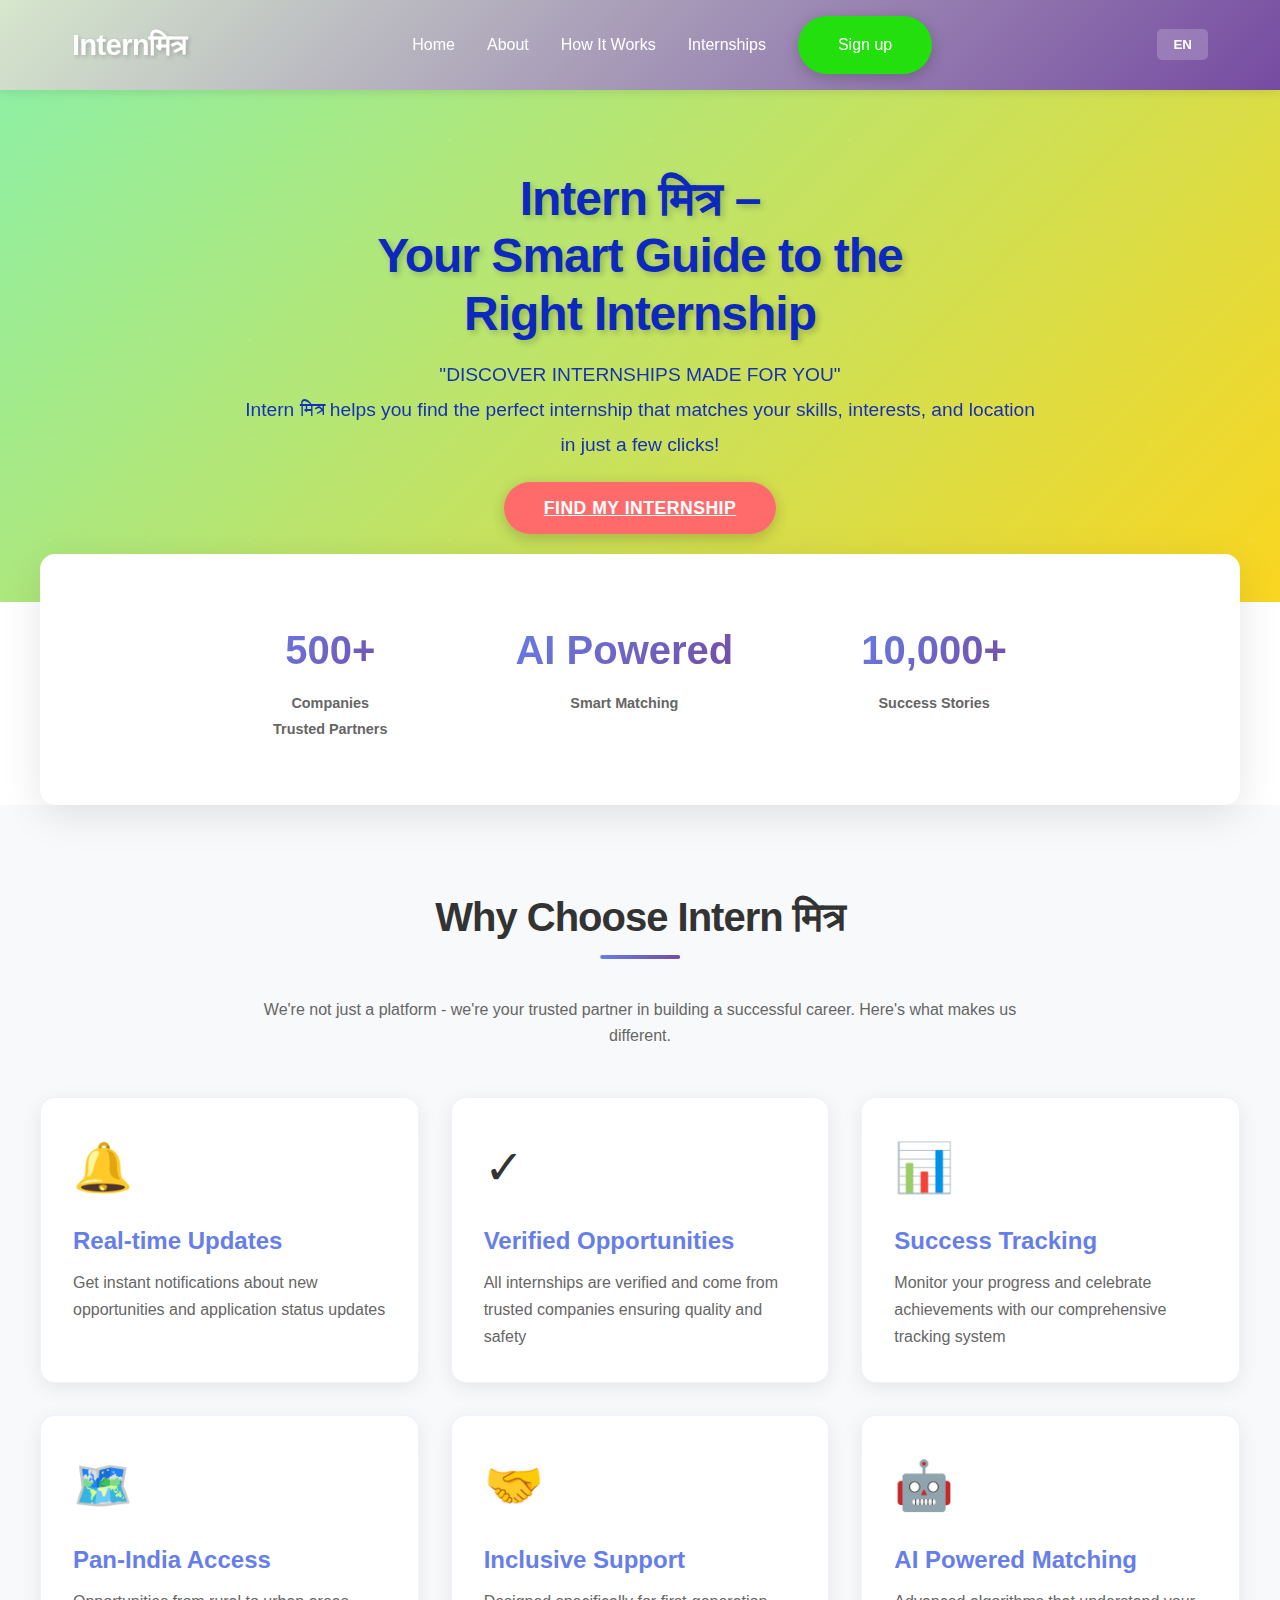
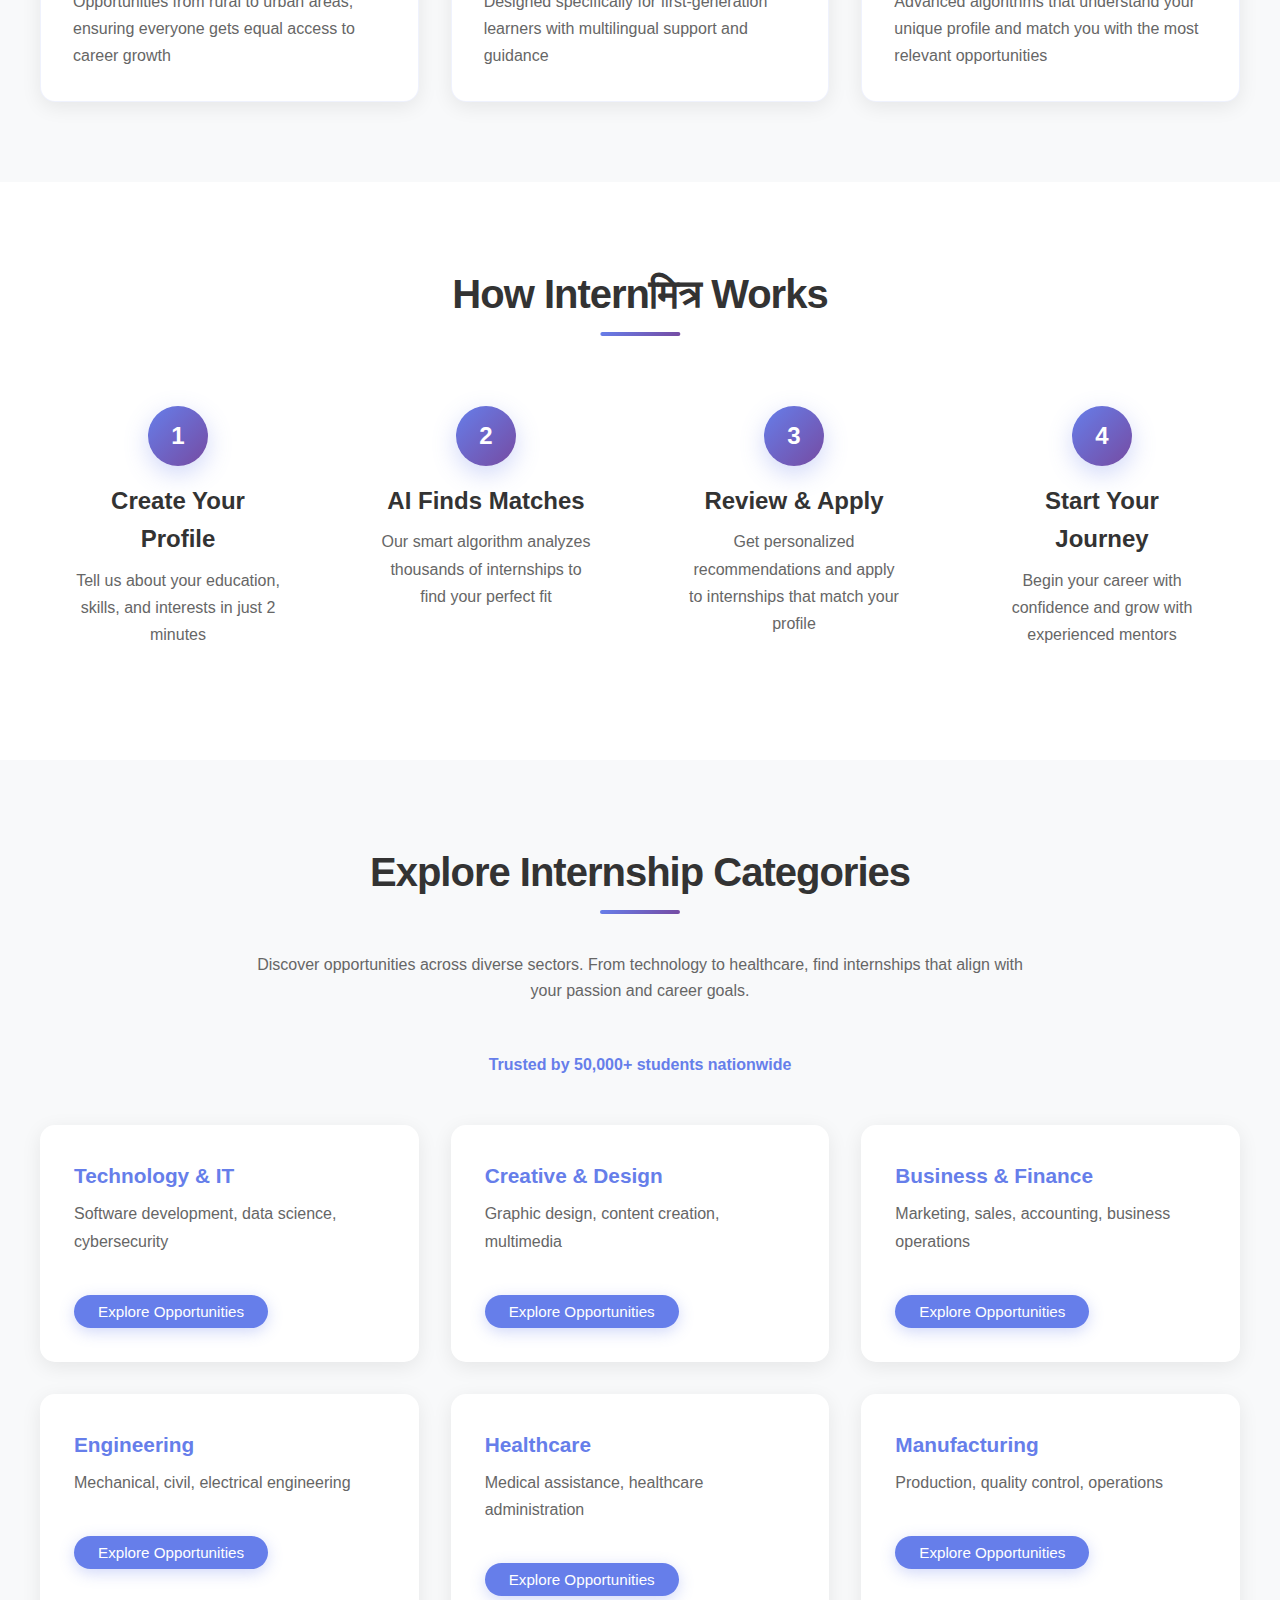
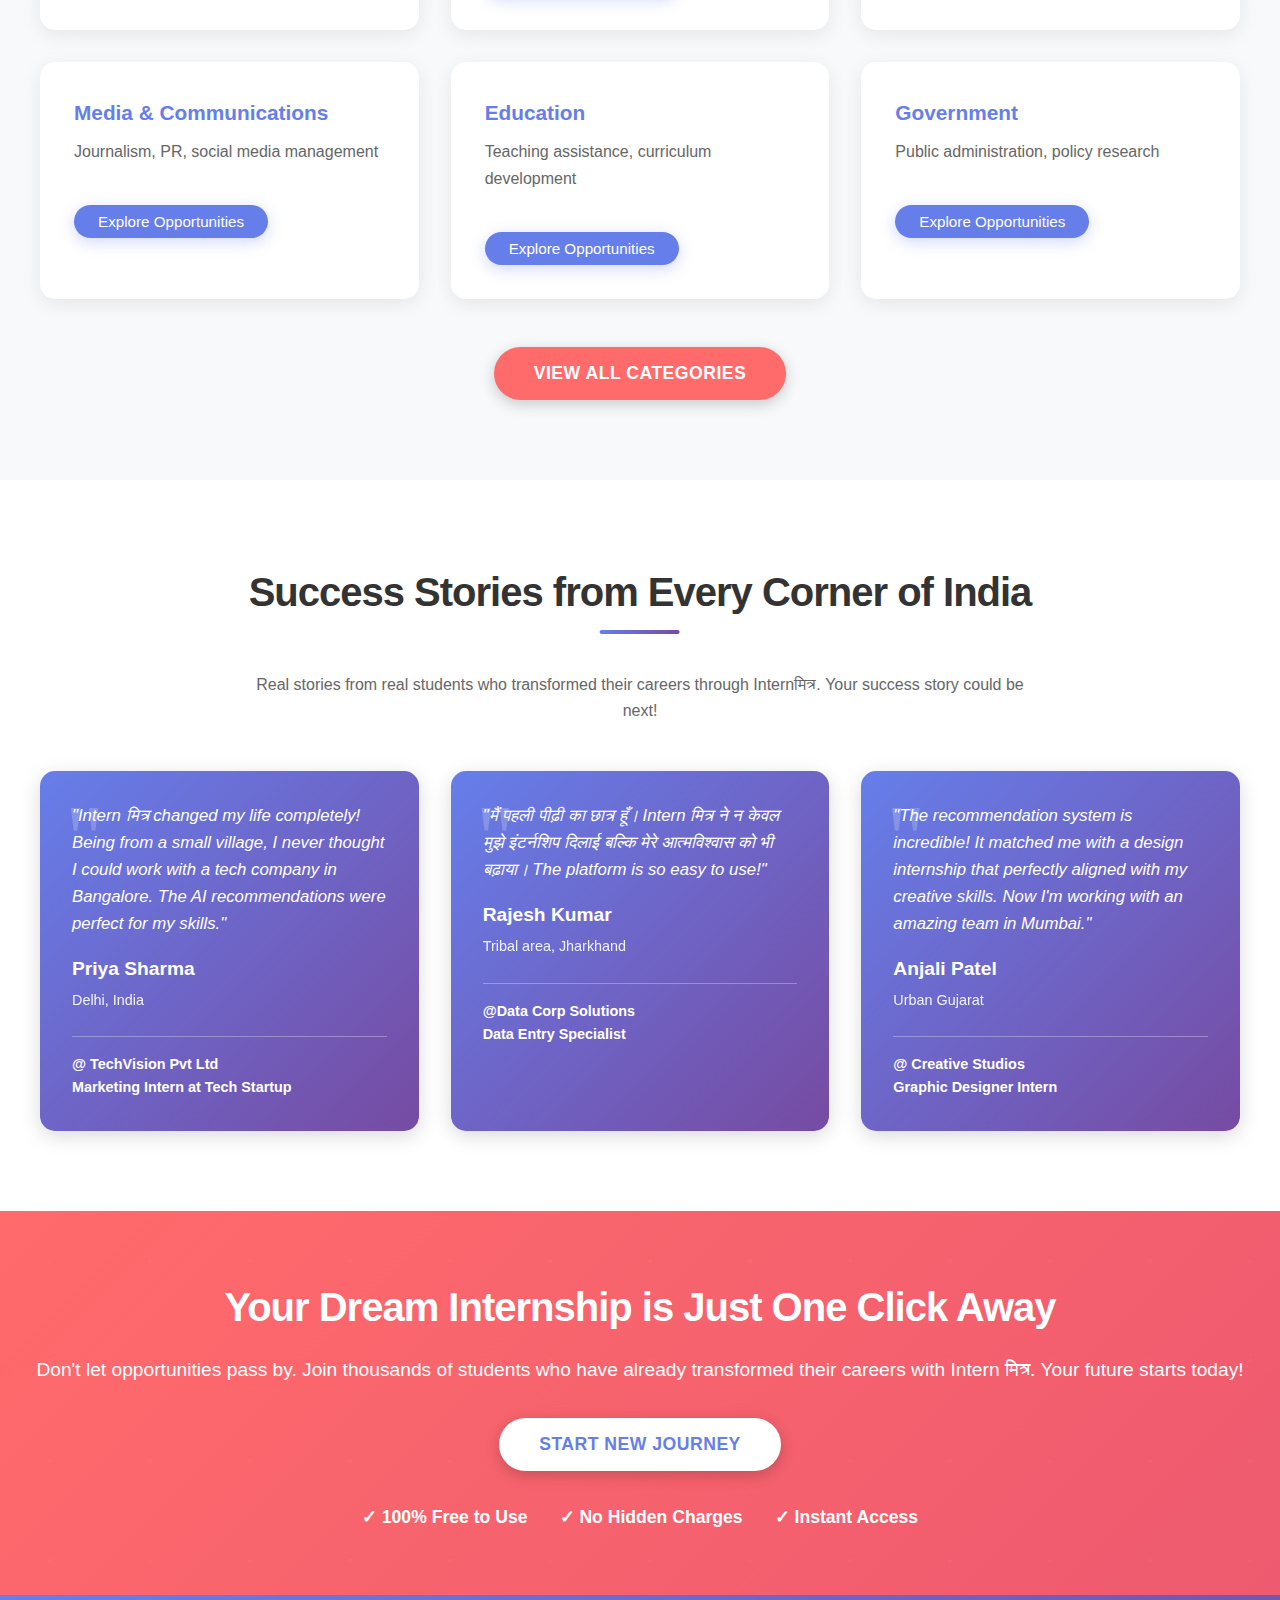
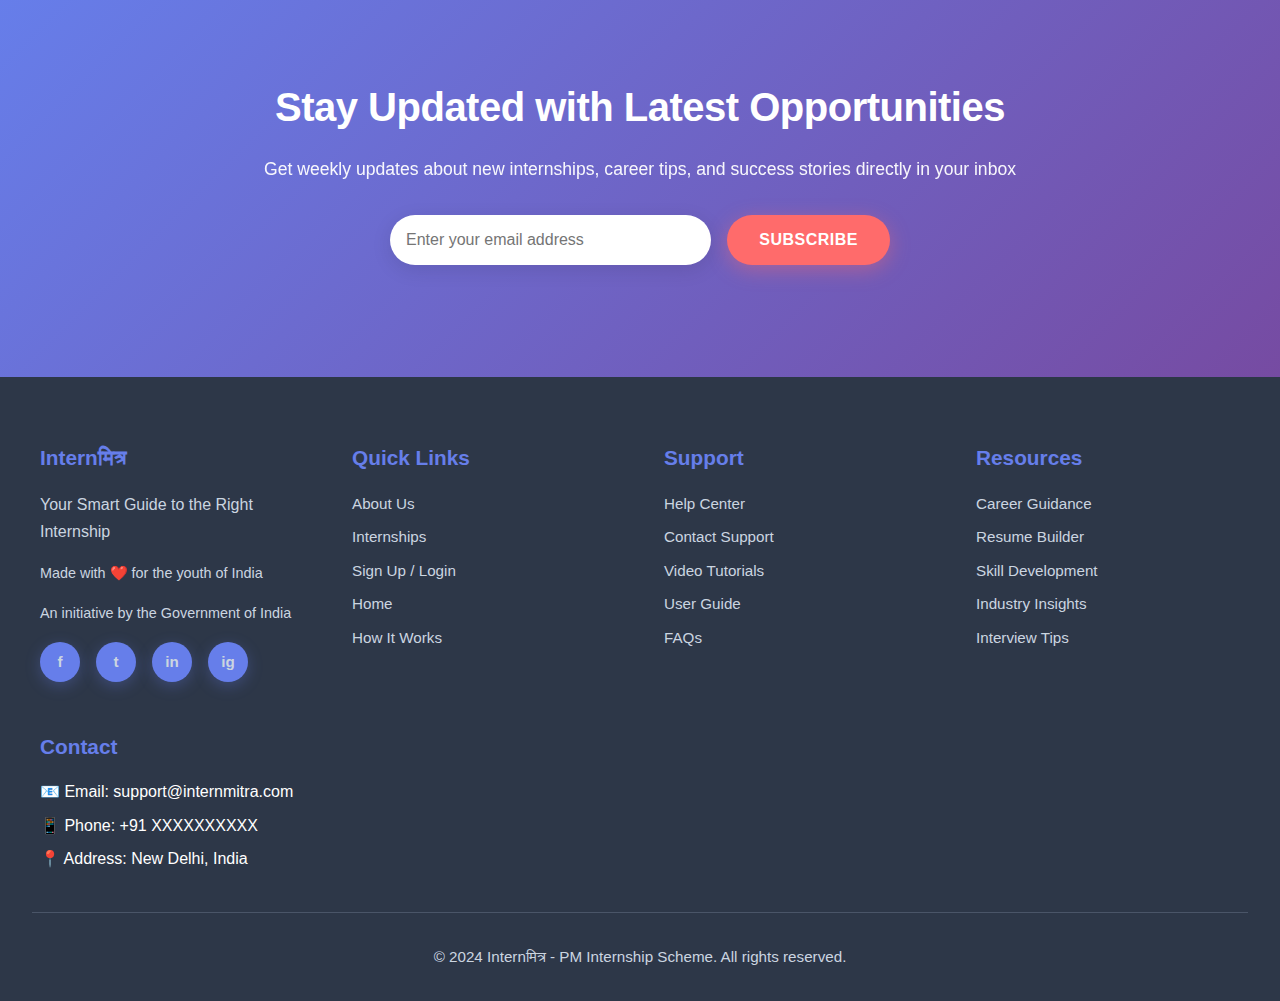
<file: index.html>
<!DOCTYPE html>
<html lang="en">
<head>
    <meta charset="UTF-8">
    <meta name="viewport" content="width=device-width, initial-scale=1.0">
    <link rel="stylesheet" href="style.css">
    <link rel="chatbot" href="chatbot.html">
    <link rel="dashboard" href="dashboard.html">

    <title>Internमित्र - Your Smart Guide to the Right Internship</title>

    <style>
        * {
            margin: 0;
            padding: 0;
            box-sizing: border-box;
        }

        body {
            font-family: 'Segoe UI', Tahoma, Geneva, Verdana, sans-serif;
            line-height: 1.6;
            color: #333;
        }

        /* Header */
        header {
            background: linear-gradient(135deg, #D6E7CD 0%, #764ba2 100%);
            padding: 1rem 0;
            box-shadow: 0 2px 10px rgba(0,0,0,0.1);
        }

        nav {
            max-width: 1200px;
            margin: 0 auto;
            display: flex;
            justify-content: space-between;
            align-items: center;
            padding: 0 2rem;
        }

        .logo {
            font-size: 1.8rem;
            font-weight: bold;
            color: white;
        }

        .nav-links {
            display: flex;
            gap: 2rem;
            list-style: none;
        }

        .nav-links a {
            color: white;
            text-decoration: none;
            font-weight: 500;
            transition: opacity 0.3s;
        }

        .nav-links a:hover {
            opacity: 0.8;
        }

        .language-selector {
            background: rgba(255,255,255,0.2);
            color: white;
            border: none;
            padding: 0.5rem 1rem;
            border-radius: 5px;
            cursor: pointer;
        }

        /* Hero Section */
        .hero {
            background: linear-gradient(135deg, #8eefa3 0%, #fad620 100%);
            color: #0D28BD;
            padding: 5rem 2rem;
            text-align: center;
        }

        .hero h1 {
            font-size: 3rem;
            margin-bottom: 1rem;
            line-height: 1.2;
        }

        .hero p {
            font-size: 1.2rem;
            margin-bottom: 2rem;
            max-width: 800px;
            margin-left: auto;
            margin-right: auto;
        }

        .cta-button {
            background: #ff6b6b;
            color: white;
            padding: 1rem 2.5rem;
            border: none;
            border-radius: 50px;
            font-size: 1.1rem;
            font-weight: bold;
            cursor: pointer;
            transition: transform 0.3s, box-shadow 0.3s;
            box-shadow: 0 4px 15px rgba(0,0,0,0.2);
        }
        .cta-button2 {
            background: #22df0d;
            color: white;
            padding: 1rem 2.5rem;
            border: none;
            border-radius: 50px;
            font-size: 1.1rem;
            font-weight: bold;
            cursor: pointer;
            transition: transform 0.3s, box-shadow 0.3s;
            box-shadow: 0 4px 15px rgba(0,0,0,0.2);
        }


        .cta-button:hover {
            transform: translateY(-2px);
            box-shadow: 0 6px 20px rgba(0,0,0,0.3);
        }

        /* Stats Section */
        .stats {
            display: flex;
            justify-content: center;
            gap: 4rem;
            padding: 3rem 2rem;
            background: white;
            max-width: 1200px;
            margin: -3rem auto 0;
            border-radius: 15px;
            box-shadow: 0 10px 40px rgba(0,0,0,0.1);
            position: relative;
            z-index: 10;
        }

        .stat-item {
            text-align: center;
        }

        .stat-number {
            font-size: 2.5rem;
            font-weight: bold;
            color: #667eea;
            display: block;
        }

        .stat-label {
            color: #666;
            font-size: 0.9rem;
        }

        /* Why Choose Section */
        .why-choose {
            padding: 5rem 2rem;
            background: #f8f9fa;
        }

        .section-title {
            text-align: center;
            font-size: 2.5rem;
            margin-bottom: 3rem;
            color: #333;
        }

        .features-grid {
            max-width: 1200px;
            margin: 0 auto;
            display: grid;
            grid-template-columns: repeat(auto-fit, minmax(280px, 1fr));
            gap: 2rem;
        }

        .feature-card {
            background: white;
            padding: 2rem;
            border-radius: 15px;
            box-shadow: 0 5px 20px rgba(0,0,0,0.08);
            transition: transform 0.3s;
        }

        .feature-card:hover {
            transform: translateY(-5px);
        }

        .feature-icon {
            font-size: 3rem;
            margin-bottom: 1rem;
        }

        .feature-card h3 {
            color: #667eea;
            margin-bottom: 0.5rem;
        }

        /* How It Works */
        .how-it-works {
            padding: 5rem 2rem;
            background: white;
        }

        .steps-container {
            max-width: 1200px;
            margin: 0 auto;
            display: grid;
            grid-template-columns: repeat(auto-fit, minmax(250px, 1fr));
            gap: 2rem;
        }

        .step-card {
            text-align: center;
            padding: 2rem;
            position: relative;
        }

        .step-number {
            width: 60px;
            height: 60px;
            background: linear-gradient(135deg, #667eea 0%, #764ba2 100%);
            color: white;
            border-radius: 50%;
            display: flex;
            align-items: center;
            justify-content: center;
            font-size: 1.5rem;
            font-weight: bold;
            margin: 0 auto 1rem;
        }

        .step-card h3 {
            color: #333;
            margin-bottom: 0.5rem;
        }

        /* Categories */
        .categories {
            padding: 5rem 2rem;
            background: #f8f9fa;
        }

        .categories-grid {
            max-width: 1200px;
            margin: 0 auto;
            display: grid;
            grid-template-columns: repeat(auto-fit, minmax(280px, 1fr));
            gap: 2rem;
        }

        .category-card {
            background: white;
            padding: 2rem;
            border-radius: 15px;
            box-shadow: 0 5px 20px rgba(0,0,0,0.08);
            transition: all 0.3s;
            cursor: pointer;
        }

        .category-card:hover {
            transform: translateY(-5px);
            box-shadow: 0 10px 30px rgba(0,0,0,0.15);
        }

        .category-card h3 {
            color: #667eea;
            margin-bottom: 0.5rem;
            font-size: 1.3rem;
        }

        .explore-btn {
            background: #667eea;
            color: white;
            padding: 0.5rem 1.5rem;
            border: none;
            border-radius: 25px;
            margin-top: 1rem;
            cursor: pointer;
            font-weight: 500;
        }

        /* Testimonials */
        .testimonials {
            padding: 5rem 2rem;
            background: white;
        }

        .testimonials-grid {
            max-width: 1200px;
            margin: 0 auto;
            display: grid;
            grid-template-columns: repeat(auto-fit, minmax(300px, 1fr));
            gap: 2rem;
        }

        .testimonial-card {
            background: linear-gradient(135deg, #667eea 0%, #764ba2 100%);
            color: white;
            padding: 2rem;
            border-radius: 15px;
            box-shadow: 0 5px 20px rgba(0,0,0,0.15);
        }

        .testimonial-text {
            font-style: italic;
            margin-bottom: 1rem;
            line-height: 1.6;
        }

        .testimonial-author {
            font-weight: bold;
            margin-bottom: 0.3rem;
        }

        .testimonial-location {
            font-size: 0.9rem;
            opacity: 0.9;
        }

        .testimonial-company {
            margin-top: 1rem;
            padding-top: 1rem;
            border-top: 1px solid rgba(255,255,255,0.3);
            font-size: 0.9rem;
        }

        /* Newsletter */
        .newsletter {
            padding: 5rem 2rem;
            background: linear-gradient(135deg, #667eea 0%, #764ba2 100%);
            color: white;
            text-align: center;
        }

        .newsletter h2 {
            font-size: 2.5rem;
            margin-bottom: 1rem;
        }

        .newsletter-form {
            max-width: 500px;
            margin: 2rem auto;
            display: flex;
            gap: 1rem;
        }

        .newsletter-input {
            flex: 1;
            padding: 1rem;
            border: none;
            border-radius: 50px;
            font-size: 1rem;
        }

        .subscribe-btn {
            background: #ff6b6b;
            color: white;
            padding: 1rem 2rem;
            border: none;
            border-radius: 50px;
            font-weight: bold;
            cursor: pointer;
        }

        /* Footer */
        footer {
            background: #2d3748;
            color: white;
            padding: 4rem 2rem 2rem;
        }

        .footer-content {
            max-width: 1200px;
            margin: 0 auto;
            display: grid;
            grid-template-columns: repeat(auto-fit, minmax(250px, 1fr));
            gap: 3rem;
            margin-bottom: 2rem;
        }

        .footer-section h3 {
            color: #667eea;
            margin-bottom: 1rem;
        }

        .footer-section ul {
            list-style: none;
        }

        .footer-section ul li {
            margin-bottom: 0.5rem;
        }

        .footer-section a {
            color: #cbd5e0;
            text-decoration: none;
            transition: color 0.3s;
        }

        .footer-section a:hover {
            color: white;
        }

        .footer-bottom {
            text-align: center;
            padding-top: 2rem;
            border-top: 1px solid #4a5568;
            color: #cbd5e0;
        }

        .social-links {
            display: flex;
            gap: 1rem;
            margin-top: 1rem;
        }

        .social-icon {
            width: 40px;
            height: 40px;
            background: #667eea;
            border-radius: 50%;
            display: flex;
            align-items: center;
            justify-content: center;
            color: white;
            text-decoration: none;
            transition: transform 0.3s;
        }

        .social-icon:hover {
            transform: scale(1.1);
        }

        /* CTA Banner */
        .cta-banner {
            background: linear-gradient(135deg, #ff6b6b 0%, #ee5a6f 100%);
            color: white;
            padding: 4rem 2rem;
            text-align: center;
        }

        .cta-banner h2 {
            font-size: 2.5rem;
            margin-bottom: 1rem;
        }

        .cta-features {
            display: flex;
            justify-content: center;
            gap: 2rem;
            margin-top: 2rem;
            flex-wrap: wrap;
        }

        .cta-feature {
            display: flex;
            align-items: center;
            gap: 0.5rem;
        }
    </style>
</head>
<body>
    <!-- Header -->
    <header>
        <nav>
            <div class="logo">Internमित्र</div>
            <ul class="nav-links">
                <li><a href="#home">Home</a></li>
                <li><a href="#about">About</a></li>
                <li><a href="#how-it-works">How It Works</a></li>
                <li><a href="#internships">Internships</a></li>
                <a href="dashboard.html" class="cta-button2">Sign up</a>
            </ul>
            <button class="language-selector">EN</button>
        </nav>
    </header>

    <!-- Hero Section -->
    <section class="hero" id="home">
        <h1>Intern मित्र – <br>Your Smart Guide to the <br>Right Internship</h1>
        <p>"DISCOVER INTERNSHIPS MADE FOR YOU"<br>
        Intern मित्र helps you find the perfect internship that matches your skills, interests, and location in just a few clicks!</p>
        <a href="chatbot.html" class="cta-button">Find My Internship</a>

    </section>

    <!-- Stats Section -->
    <div class="stats">
        <div class="stat-item">
            <span class="stat-number">500+</span>
            <span class="stat-label">Companies<br>Trusted Partners</span>
        </div>
        <div class="stat-item">
            <span class="stat-number">AI Powered</span>
            <span class="stat-label">Smart Matching</span>
        </div>
        <div class="stat-item">
            <span class="stat-number">10,000+</span>
            <span class="stat-label">Success Stories</span>
        </div>
    </div>

    <!-- Why Choose Section -->
    <section class="why-choose" id="about">
        <h2 class="section-title">Why Choose Intern मित्र</h2>
        <p style="text-align: center; max-width: 800px; margin: 0 auto 3rem; color: #666;">We're not just a platform - we're your trusted partner in building a successful career. Here's what makes us different.</p>
        
        <div class="features-grid">
            <div class="feature-card">
                <div class="feature-icon">🔔</div>
                <h3>Real-time Updates</h3>
                <p>Get instant notifications about new opportunities and application status updates</p>
            </div>
            <div class="feature-card">
                <div class="feature-icon">✓</div>
                <h3>Verified Opportunities</h3>
                <p>All internships are verified and come from trusted companies ensuring quality and safety</p>
            </div>
            <div class="feature-card">
                <div class="feature-icon">📊</div>
                <h3>Success Tracking</h3>
                <p>Monitor your progress and celebrate achievements with our comprehensive tracking system</p>
            </div>
            <div class="feature-card">
                <div class="feature-icon">🗺️</div>
                <h3>Pan-India Access</h3>
                <p>Opportunities from rural to urban areas, ensuring everyone gets equal access to career growth</p>
            </div>
            <div class="feature-card">
                <div class="feature-icon">🤝</div>
                <h3>Inclusive Support</h3>
                <p>Designed specifically for first-generation learners with multilingual support and guidance</p>
            </div>
            <div class="feature-card">
                <div class="feature-icon">🤖</div>
                <h3>AI Powered Matching</h3>
                <p>Advanced algorithms that understand your unique profile and match you with the most relevant opportunities</p>
            </div>
        </div>
    </section>

    <!-- How It Works -->
    <section class="how-it-works" id="how-it-works">
        <h2 class="section-title">How Internमित्र Works</h2>
        <div class="steps-container">
            <div class="step-card">
                <div class="step-number">1</div>
                <h3>Create Your Profile</h3>
                <p>Tell us about your education, skills, and interests in just 2 minutes</p>
            </div>
            <div class="step-card">
                <div class="step-number">2</div>
                <h3>AI Finds Matches</h3>
                <p>Our smart algorithm analyzes thousands of internships to find your perfect fit</p>
            </div>
            <div class="step-card">
                <div class="step-number">3</div>
                <h3>Review & Apply</h3>
                <p>Get personalized recommendations and apply to internships that match your profile</p>
            </div>
            <div class="step-card">
                <div class="step-number">4</div>
                <h3>Start Your Journey</h3>
                <p>Begin your career with confidence and grow with experienced mentors</p>
            </div>
        </div>
    </section>

    <!-- Categories -->
    <section class="categories" id="internships">
        <h2 class="section-title">Explore Internship Categories</h2>
        <p style="text-align: center; max-width: 800px; margin: 0 auto 3rem; color: #666;">Discover opportunities across diverse sectors. From technology to healthcare, find internships that align with your passion and career goals.</p>
        <p style="text-align: center; margin-bottom: 3rem; font-weight: bold; color: #667eea;">Trusted by 50,000+ students nationwide</p>
        
        <div class="categories-grid">
            <div class="category-card">
                <h3>Technology & IT</h3>
                <p>Software development, data science, cybersecurity</p>
                <button class="explore-btn">Explore Opportunities</button>
            </div>
            <div class="category-card">
                <h3>Creative & Design</h3>
                <p>Graphic design, content creation, multimedia</p>
                <button class="explore-btn">Explore Opportunities</button>
            </div>
            <div class="category-card">
                <h3>Business & Finance</h3>
                <p>Marketing, sales, accounting, business operations</p>
                <button class="explore-btn">Explore Opportunities</button>
            </div>
            <div class="category-card">
                <h3>Engineering</h3>
                <p>Mechanical, civil, electrical engineering</p>
                <button class="explore-btn">Explore Opportunities</button>
            </div>
            <div class="category-card">
                <h3>Healthcare</h3>
                <p>Medical assistance, healthcare administration</p>
                <button class="explore-btn">Explore Opportunities</button>
            </div>
            <div class="category-card">
                <h3>Manufacturing</h3>
                <p>Production, quality control, operations</p>
                <button class="explore-btn">Explore Opportunities</button>
            </div>
            <div class="category-card">
                <h3>Media & Communications</h3>
                <p>Journalism, PR, social media management</p>
                <button class="explore-btn">Explore Opportunities</button>
            </div>
            <div class="category-card">
                <h3>Education</h3>
                <p>Teaching assistance, curriculum development</p>
                <button class="explore-btn">Explore Opportunities</button>
            </div>
            <div class="category-card">
                <h3>Government</h3>
                <p>Public administration, policy research</p>
                <button class="explore-btn">Explore Opportunities</button>
            </div>
        </div>
        <div style="text-align: center; margin-top: 3rem;">
            <button class="cta-button">View All Categories</button>
        </div>
    </section>

    <!-- Testimonials -->
    <section class="testimonials">
        <h2 class="section-title">Success Stories from Every Corner of India</h2>
        <p style="text-align: center; max-width: 800px; margin: 0 auto 3rem; color: #666;">Real stories from real students who transformed their careers through Internमित्र. Your success story could be next!</p>
        
        <div class="testimonials-grid">
            <div class="testimonial-card">
                <p class="testimonial-text">"Intern मित्र changed my life completely! Being from a small village, I never thought I could work with a tech company in Bangalore. The AI recommendations were perfect for my skills."</p>
                <div class="testimonial-author">Priya Sharma</div>
                <div class="testimonial-location">Delhi, India</div>
                <div class="testimonial-company">@ TechVision Pvt Ltd<br>Marketing Intern at Tech Startup</div>
            </div>
            <div class="testimonial-card">
                <p class="testimonial-text">"मैं पहली पीढ़ी का छात्र हूँ। Intern मित्र ने न केवल मुझे इंटर्नशिप दिलाई बल्कि मेरे आत्मविश्वास को भी बढ़ाया। The platform is so easy to use!"</p>
                <div class="testimonial-author">Rajesh Kumar</div>
                <div class="testimonial-location">Tribal area, Jharkhand</div>
                <div class="testimonial-company">@Data Corp Solutions<br>Data Entry Specialist</div>
            </div>
            <div class="testimonial-card">
                <p class="testimonial-text">"The recommendation system is incredible! It matched me with a design internship that perfectly aligned with my creative skills. Now I'm working with an amazing team in Mumbai."</p>
                <div class="testimonial-author">Anjali Patel</div>
                <div class="testimonial-location">Urban Gujarat</div>
                <div class="testimonial-company">@ Creative Studios<br>Graphic Designer Intern</div>
            </div>
        </div>
    </section>

    <!-- CTA Banner -->
    <section class="cta-banner">
        <h2>Your Dream Internship is Just One Click Away</h2>
        <p style="font-size: 1.2rem; margin-bottom: 2rem;">Don't let opportunities pass by. Join thousands of students who have already transformed their careers with Intern मित्र. Your future starts today!</p>
        <button class="cta-button" style="background: white; color: #667eea;">Start New Journey</button>
        <div class="cta-features">
            <div class="cta-feature">✓ 100% Free to Use</div>
            <div class="cta-feature">✓ No Hidden Charges</div>
            <div class="cta-feature">✓ Instant Access</div>
        </div>
    </section>

    <!-- Newsletter -->
    <section class="newsletter">
        <h2>Stay Updated with Latest Opportunities</h2>
        <p>Get weekly updates about new internships, career tips, and success stories directly in your inbox</p>
        <form class="newsletter-form">
            <input type="email" class="newsletter-input" placeholder="Enter your email address">
            <button type="submit" class="subscribe-btn">Subscribe</button>
        </form>
    </section>

    <!-- Footer -->
    <footer>
        <div class="footer-content">
            <div class="footer-section">
                <h3>Internमित्र</h3>
                <p style="color: #cbd5e0; margin-bottom: 1rem;">Your Smart Guide to the Right Internship</p>
                <p style="color: #cbd5e0; font-size: 0.9rem;">Made with ❤️ for the youth of India</p>
                <p style="color: #cbd5e0; font-size: 0.9rem; margin-top: 1rem;">An initiative by the Government of India</p>
                <div class="social-links">
                    <a href="#" class="social-icon">f</a>
                    <a href="#" class="social-icon">t</a>
                    <a href="#" class="social-icon">in</a>
                    <a href="#" class="social-icon">ig</a>
                </div>
            </div>
            <div class="footer-section">
                <h3>Quick Links</h3>
                <ul>
                    <li><a href="#about">About Us</a></li>
                    <li><a href="#internships">Internships</a></li>
                    <li><a href="#signup">Sign Up / Login</a></li>
                    <li><a href="#home">Home</a></li>
                    <li><a href="#how-it-works">How It Works</a></li>
                </ul>
            </div>
            <div class="footer-section">
                <h3>Support</h3>
                <ul>
                    <li><a href="#">Help Center</a></li>
                    <li><a href="#">Contact Support</a></li>
                    <li><a href="#">Video Tutorials</a></li>
                    <li><a href="#">User Guide</a></li>
                    <li><a href="#">FAQs</a></li>
                </ul>
            </div>
            <div class="footer-section">
                <h3>Resources</h3>
                <ul>
                    <li><a href="#">Career Guidance</a></li>
                    <li><a href="#">Resume Builder</a></li>
                    <li><a href="#">Skill Development</a></li>
                    <li><a href="#">Industry Insights</a></li>
                    <li><a href="#">Interview Tips</a></li>
                </ul>
            </div>
            <div class="footer-section">
                <h3>Contact</h3>
                <ul>
                    <li>📧 Email: support@internmitra.com</li>
                    <li>📱 Phone: +91 XXXXXXXXXX</li>
                    <li>📍 Address: New Delhi, India</li>
                </ul>
            </div>
        </div>
        <div class="footer-bottom">
            <p>© 2024 Internमित्र - PM Internship Scheme. All rights reserved.</p>
        </div>
    </footer>
</body>
</html>
</file>
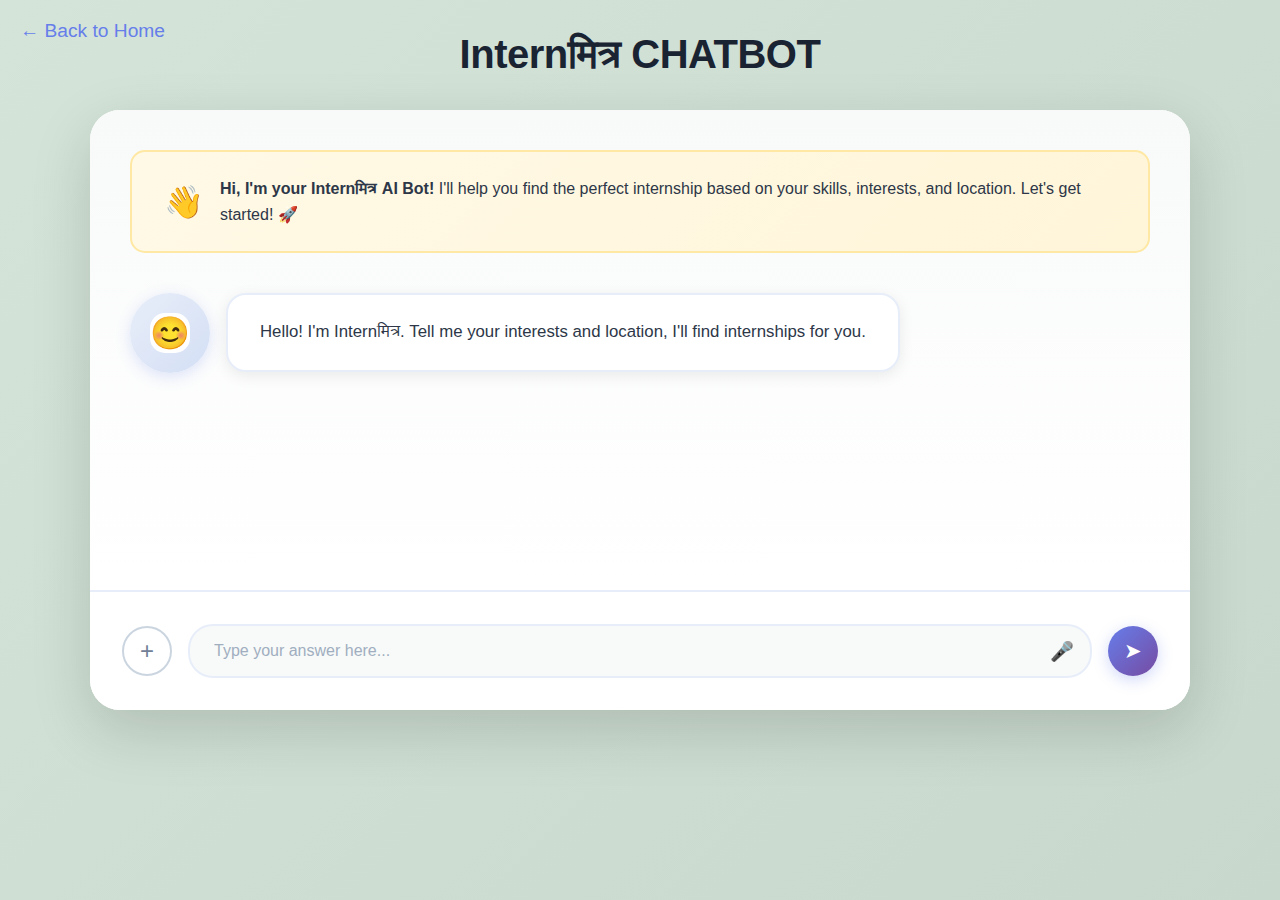
<file: chatbot.html>
<!DOCTYPE html>
<html lang="en">
<head>
    <meta charset="UTF-8">
    <meta name="viewport" content="width=device-width, initial-scale=1.0">
     
    <title>Internमित्र CHATBOT</title>
    <style>
        * {
            margin: 0;
            padding: 0;
            box-sizing: border-box;
        }

        body {
            font-family: 'Segoe UI', Tahoma, Geneva, Verdana, sans-serif;
            background: linear-gradient(135deg, #d4e4d8 0%, #c8d8cc 100%);
            min-height: 100vh;
            display: flex;
            flex-direction: column;
            align-items: center;
            padding: 2rem;
        }

        /* Header */
        .chatbot-header {
            text-align: center;
            margin-bottom: 2rem;
        }

        .chatbot-title {
            font-size: 2.5rem;
            font-weight: 800;
            color: #1a2332;
            letter-spacing: -0.5px;
        }

        /* Chat Container */
        .chat-container {
            width: 100%;
            max-width: 1100px;
            background: white;
            border-radius: 30px;
            box-shadow: 0 20px 60px rgba(0, 0, 0, 0.15);
            overflow: hidden;
            display: flex;
            flex-direction: column;
            height: 600px;
        }

        /* Messages Area */
        .messages-area {
            flex: 1;
            padding: 2.5rem;
            overflow-y: auto;
            display: flex;
            flex-direction: column;
            gap: 1.5rem;
            background: linear-gradient(180deg, #f8faf9 0%, #ffffff 100%);
        }

        /* Message Bubble */
        .message {
            display: flex;
            gap: 1rem;
            align-items: flex-start;
            animation: fadeInUp 0.4s ease-out;
        }

        .message.bot {
            flex-direction: row;
        }

        .message.user {
            flex-direction: row-reverse;
        }

        /* Avatar */
        .avatar {
            flex-shrink: 0;
        }

        .bot-avatar {
            width: 80px;
            height: 80px;
            background: linear-gradient(135deg, #e8eef9 0%, #d4dff5 100%);
            border-radius: 50%;
            display: flex;
            align-items: center;
            justify-content: center;
            font-size: 2.5rem;
            box-shadow: 0 4px 15px rgba(102, 126, 234, 0.2);
        }

        .bot-avatar::before {
            content: '';
            width: 40px;
            height: 40px;
            background: white;
            border-radius: 15px;
            position: absolute;
            display: flex;
            align-items: center;
            justify-content: center;
        }

        .bot-face {
            font-size: 2rem;
            position: relative;
            z-index: 1;
        }

        /* Message Bubble Content */
        .message-content {
            max-width: 70%;
            padding: 1.5rem 2rem;
            border-radius: 20px;
            line-height: 1.6;
            font-size: 1.05rem;
        }

        .message.bot .message-content {
            background: white;
            color: #2d3748;
            border: 2px solid #e8eef9;
            box-shadow: 0 4px 15px rgba(0, 0, 0, 0.08);
        }

        .message.user .message-content {
            background: linear-gradient(135deg, #667eea 0%, #764ba2 100%);
            color: white;
            box-shadow: 0 4px 15px rgba(102, 126, 234, 0.3);
        }

        /* Welcome Message */
        .welcome-message {
            background: linear-gradient(135deg, #fff9e6 0%, #fff5d9 100%);
            border: 2px solid #ffe8a3;
            padding: 1.5rem 2rem;
            border-radius: 15px;
            margin-bottom: 1rem;
            display: flex;
            gap: 1rem;
            align-items: center;
        }

        .welcome-icon {
            font-size: 2rem;
        }

        .welcome-text {
            flex: 1;
            color: #2d3748;
            line-height: 1.6;
        }

        /* Input Area */
        .input-area {
            padding: 2rem;
            background: white;
            border-top: 2px solid #e8eef9;
            display: flex;
            gap: 1rem;
            align-items: center;
        }

        .add-button {
            width: 50px;
            height: 50px;
            background: transparent;
            border: 2px solid #cbd5e0;
            border-radius: 50%;
            display: flex;
            align-items: center;
            justify-content: center;
            cursor: pointer;
            font-size: 1.5rem;
            color: #718096;
            transition: all 0.3s ease;
        }

        .add-button:hover {
            background: #f7fafc;
            border-color: #667eea;
            color: #667eea;
        }

        .input-wrapper {
            flex: 1;
            position: relative;
        }

        .message-input {
            width: 100%;
            padding: 1rem 3.5rem 1rem 1.5rem;
            border: 2px solid #e8eef9;
            border-radius: 25px;
            font-size: 1rem;
            font-family: inherit;
            outline: none;
            transition: all 0.3s ease;
            background: #f8faf9;
        }

        .message-input:focus {
            border-color: #667eea;
            background: white;
            box-shadow: 0 0 0 3px rgba(102, 126, 234, 0.1);
        }

        .message-input::placeholder {
            color: #a0aec0;
        }

        .input-actions {
            position: absolute;
            right: 10px;
            top: 50%;
            transform: translateY(-50%);
            display: flex;
            gap: 0.5rem;
        }

        .icon-button {
            width: 40px;
            height: 40px;
            background: transparent;
            border: none;
            border-radius: 50%;
            display: flex;
            align-items: center;
            justify-content: center;
            cursor: pointer;
            color: #718096;
            transition: all 0.3s ease;
            font-size: 1.2rem;
        }

        .icon-button:hover {
            background: #e8eef9;
            color: #667eea;
        }

        .send-button {
            width: 50px;
            height: 50px;
            background: linear-gradient(135deg, #667eea 0%, #764ba2 100%);
            border: none;
            border-radius: 50%;
            display: flex;
            align-items: center;
            justify-content: center;
            cursor: pointer;
            color: white;
            transition: all 0.3s ease;
            box-shadow: 0 4px 15px rgba(102, 126, 234, 0.3);
            font-size: 1.3rem;
        }

        .send-button:hover {
            transform: scale(1.05);
            box-shadow: 0 6px 20px rgba(102, 126, 234, 0.4);
        }

        .send-button:active {
            transform: scale(0.95);
        }

        /* Scrollbar Styling */
        .messages-area::-webkit-scrollbar {
            width: 8px;
        }

        .messages-area::-webkit-scrollbar-track {
            background: #f1f1f1;
            border-radius: 10px;
        }

        .messages-area::-webkit-scrollbar-thumb {
            background: #cbd5e0;
            border-radius: 10px;
        }

        .messages-area::-webkit-scrollbar-thumb:hover {
            background: #a0aec0;
        }

        /* Animations */
        @keyframes fadeInUp {
            from {
                opacity: 0;
                transform: translateY(20px);
            }
            to {
                opacity: 1;
                transform: translateY(0);
            }
        }

        /* Typing Indicator */
        .typing-indicator {
            display: flex;
            gap: 0.5rem;
            padding: 1rem 1.5rem;
            background: white;
            border-radius: 20px;
            border: 2px solid #e8eef9;
            width: fit-content;
        }

        .typing-dot {
            width: 8px;
            height: 8px;
            background: #cbd5e0;
            border-radius: 50%;
            animation: typing 1.4s infinite;
        }

        .typing-dot:nth-child(2) {
            animation-delay: 0.2s;
        }

        .typing-dot:nth-child(3) {
            animation-delay: 0.4s;
        }

        @keyframes typing {
            0%, 60%, 100% {
                transform: translateY(0);
                opacity: 0.7;
            }
            30% {
                transform: translateY(-10px);
                opacity: 1;
            }
        }

        /* Responsive Design */
        @media (max-width: 768px) {
            body {
                padding: 1rem;
            }

            .chatbot-title {
                font-size: 1.8rem;
            }

            .chat-container {
                height: calc(100vh - 150px);
                border-radius: 20px;
            }

            .messages-area {
                padding: 1.5rem;
            }

            .message-content {
                max-width: 85%;
                padding: 1rem 1.5rem;
                font-size: 0.95rem;
            }

            .bot-avatar {
                width: 60px;
                height: 60px;
            }

            .input-area {
                padding: 1.5rem;
            }
        }
    </style>
</head>
<body>
    <div class="chatbot-header">
        <h1 class="chatbot-title">Internमित्र CHATBOT</h1>
    </div>
    <div class="back button" onclick="window.location.href='index.html'" style="position: absolute; top: 20px; left: 20px; cursor: pointer; font-size: 1.2rem; color: #667eea;">← Back to Home</div>

    <div class="chat-container">
        <div class="messages-area" id="messagesArea">
            <!-- Welcome Message -->
            <div class="welcome-message">
                <span class="welcome-icon">👋</span>
                <div class="welcome-text">
                    <strong>Hi, I'm your Internमित्र AI Bot!</strong> I'll help you find the perfect internship based on your skills, interests, and location. Let's get started! 🚀
                </div>
            </div>

            <!-- Bot Message -->
            <div class="message bot">
                <div class="avatar">
                    <div class="bot-avatar">
                        <div class="bot-face">😊</div>
                    </div>
                </div>
                <div class="message-content">
                    Hello! I'm Internमित्र. Tell me your interests and location, I'll find internships for you.
                </div>
            </div>
        </div>

        <div class="input-area">
            <button class="add-button" title="Add attachment">+</button>
            <div class="input-wrapper">
                <input 
                    type="text" 
                    class="message-input" 
                    placeholder="Type your answer here..."
                    id="messageInput"
                >
                <div class="input-actions">
                    <button class="icon-button" title="Voice input">🎤</button>
                </div>
            </div>
            <button class="send-button" id="sendButton" title="Send message">➤</button>
        </div>
    </div>
    <script src="script_CHATBOT.js"></script>

    
</body>
</html>
</file>
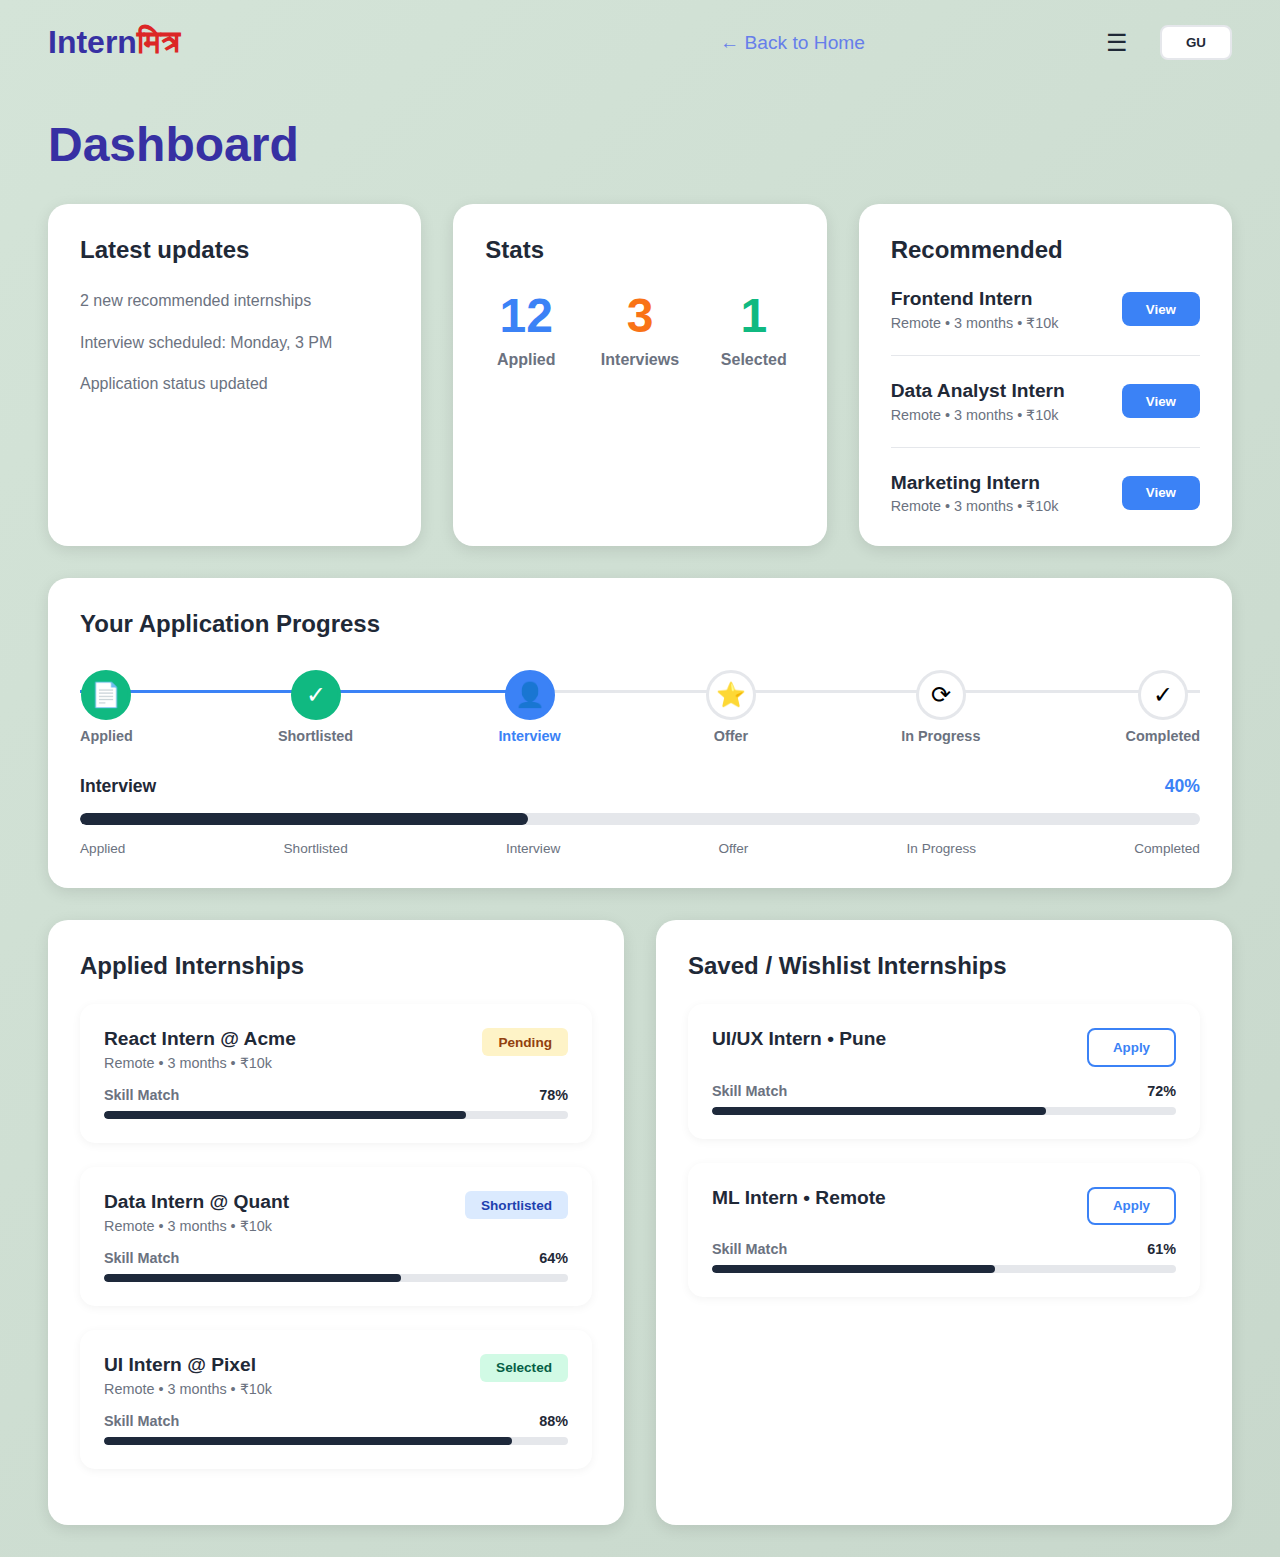
<file: dashboard.html>
<!DOCTYPE html>
<html lang="en">
<head>
    <meta charset="UTF-8">
    <meta name="viewport" content="width=device-width, initial-scale=1.0">
    <title>Internमित्र - Dashboard</title>
    <style>
        * {
            margin: 0;
            padding: 0;
            box-sizing: border-box;
        }

        body {
            font-family: 'Segoe UI', Tahoma, Geneva, Verdana, sans-serif;
            background: linear-gradient(135deg, #d4e4d8 0%, #c8d8cc 100%);
            min-height: 100vh;
        }

        /* Header */
        header {
            background: transparent;
            padding: 1.5rem 3rem;
            display: flex;
            justify-content: space-between;
            align-items: center;
        }

        .logo {
            font-size: 2rem;
            font-weight: 800;
            color: #3730a3;
        }

        .logo .mitra {
            color: #dc2626;
        }

        .header-actions {
            display: flex;
            align-items: center;
            gap: 2rem;
        }

        .menu-icon {
            font-size: 1.5rem;
            cursor: pointer;
            color: #1f2937;
        }

        .language-btn {
            background: white;
            border: 2px solid #e5e7eb;
            padding: 0.5rem 1.5rem;
            border-radius: 8px;
            font-weight: 600;
            cursor: pointer;
            color: #1f2937;
        }

        /* Main Content */
        .container {
            max-width: 1400px;
            margin: 0 auto;
            padding: 2rem 3rem;
        }

        .page-title {
            font-size: 3rem;
            font-weight: 800;
            color: #3730a3;
            margin-bottom: 2rem;
        }

        /* Dashboard Grid */
        .dashboard-grid {
            display: grid;
            grid-template-columns: repeat(3, 1fr);
            gap: 2rem;
            margin-bottom: 2rem;
        }

        .card {
            background: white;
            border-radius: 20px;
            padding: 2rem;
            box-shadow: 0 4px 15px rgba(0, 0, 0, 0.1);
        }

        .card-title {
            font-size: 1.5rem;
            font-weight: 700;
            color: #1f2937;
            margin-bottom: 1.5rem;
        }

        /* Latest Updates */
        .update-item {
            color: #6b7280;
            margin-bottom: 1rem;
            font-size: 1rem;
            line-height: 1.6;
        }

        /* Stats */
        .stats-grid {
            display: grid;
            grid-template-columns: repeat(3, 1fr);
            gap: 2rem;
            text-align: center;
        }

        .stat-item {
            display: flex;
            flex-direction: column;
            align-items: center;
        }

        .stat-number {
            font-size: 3rem;
            font-weight: 800;
            margin-bottom: 0.5rem;
        }

        .stat-number.blue {
            color: #3b82f6;
        }

        .stat-number.orange {
            color: #f97316;
        }

        .stat-number.green {
            color: #10b981;
        }

        .stat-label {
            color: #6b7280;
            font-size: 1rem;
            font-weight: 600;
        }

        /* Recommended */
        .recommended-item {
            display: flex;
            justify-content: space-between;
            align-items: center;
            margin-bottom: 1.5rem;
            padding-bottom: 1.5rem;
            border-bottom: 1px solid #e5e7eb;
        }

        .recommended-item:last-child {
            border-bottom: none;
            margin-bottom: 0;
            padding-bottom: 0;
        }

        .recommended-info h3 {
            font-size: 1.2rem;
            color: #1f2937;
            margin-bottom: 0.3rem;
        }

        .recommended-details {
            color: #6b7280;
            font-size: 0.9rem;
        }

        .view-btn {
            background: #3b82f6;
            color: white;
            border: none;
            padding: 0.6rem 1.5rem;
            border-radius: 8px;
            font-weight: 600;
            cursor: pointer;
            transition: all 0.3s ease;
        }

        .view-btn:hover {
            background: #2563eb;
            transform: translateY(-2px);
        }

        /* Progress Section */
        .progress-section {
            background: white;
            border-radius: 20px;
            padding: 2rem;
            box-shadow: 0 4px 15px rgba(0, 0, 0, 0.1);
            margin-bottom: 2rem;
        }

        .progress-steps {
            display: flex;
            justify-content: space-between;
            align-items: center;
            margin: 2rem 0;
            position: relative;
        }
        

        .progress-line {
            position: absolute;
            top: 20px;
            left: 0;
            right: 0;
            height: 3px;
            background: #e5e7eb;
            z-index: 0;
        }

        .progress-line-fill {
            position: absolute;
            top: 0;
            left: 0;
            height: 100%;
            background: #3b82f6;
            width: 40%;
            transition: width 0.5s ease;
        }

        .progress-step {
            display: flex;
            flex-direction: column;
            align-items: center;
            position: relative;
            z-index: 1;
        }

        .progress-icon {
            width: 50px;
            height: 50px;
            border-radius: 50%;
            display: flex;
            align-items: center;
            justify-content: center;
            font-size: 1.5rem;
            margin-bottom: 0.5rem;
            background: white;
            border: 3px solid #e5e7eb;
        }

        .progress-step.completed .progress-icon {
            background: #10b981;
            border-color: #10b981;
            color: white;
        }

        .progress-step.active .progress-icon {
            background: #3b82f6;
            border-color: #3b82f6;
            color: white;
        }

        .progress-label {
            font-size: 0.9rem;
            color: #6b7280;
            font-weight: 600;
        }

        .progress-step.active .progress-label {
            color: #3b82f6;
            font-weight: 700;
        }

        .progress-bar-section {
            margin-top: 2rem;
        }

        .progress-bar-header {
            display: flex;
            justify-content: space-between;
            align-items: center;
            margin-bottom: 1rem;
        }

        .progress-bar-title {
            font-size: 1.1rem;
            font-weight: 600;
            color: #1f2937;
        }

        .progress-percentage {
            font-size: 1.1rem;
            font-weight: 700;
            color: #3b82f6;
        }

        .progress-bar-container {
            height: 12px;
            background: #e5e7eb;
            border-radius: 10px;
            overflow: hidden;
            margin-bottom: 1rem;
        }

        .progress-bar-fill {
            height: 100%;
            background: #1e293b;
            border-radius: 10px;
            width: 40%;
            transition: width 0.5s ease;
        }

        .progress-bar-labels {
            display: flex;
            justify-content: space-between;
            font-size: 0.85rem;
            color: #6b7280;
        }

        /* Bottom Grid */
        .bottom-grid {
            display: grid;
            grid-template-columns: 1fr 1fr;
            gap: 2rem;
        }

        /* Internship Card */
        .internship-card {
            background: white;
            padding: 1.5rem;
            border-radius: 15px;
            margin-bottom: 1.5rem;
            box-shadow: 0 2px 10px rgba(0, 0, 0, 0.05);
        }

        .internship-header {
            display: flex;
            justify-content: space-between;
            align-items: flex-start;
            margin-bottom: 1rem;
        }

        .internship-title {
            font-size: 1.2rem;
            font-weight: 700;
            color: #1f2937;
            margin-bottom: 0.3rem;
        }

        .internship-meta {
            color: #6b7280;
            font-size: 0.9rem;
        }

        .status-badge {
            padding: 0.4rem 1rem;
            border-radius: 6px;
            font-size: 0.85rem;
            font-weight: 600;
        }

        .status-pending {
            background: #fef3c7;
            color: #92400e;
        }

        .status-shortlisted {
            background: #dbeafe;
            color: #1e40af;
        }

        .status-selected {
            background: #d1fae5;
            color: #065f46;
        }

        .skill-match {
            display: flex;
            justify-content: space-between;
            align-items: center;
            margin-top: 1rem;
        }

        .skill-match-label {
            font-size: 0.9rem;
            color: #6b7280;
            font-weight: 600;
        }

        .skill-match-percentage {
            font-size: 0.9rem;
            font-weight: 700;
            color: #1f2937;
        }

        .skill-bar {
            height: 8px;
            background: #e5e7eb;
            border-radius: 10px;
            overflow: hidden;
            margin-top: 0.5rem;
        }

        .skill-bar-fill {
            height: 100%;
            background: #1e293b;
            border-radius: 10px;
        }

        .apply-btn {
            background: transparent;
            color: #3b82f6;
            border: 2px solid #3b82f6;
            padding: 0.6rem 1.5rem;
            border-radius: 8px;
            font-weight: 600;
            cursor: pointer;
            transition: all 0.3s ease;
        }

        .apply-btn:hover {
            background: #3b82f6;
            color: white;
        }

        /* Responsive */
        @media (max-width: 1024px) {
            .dashboard-grid {
                grid-template-columns: 1fr;
            }

            .bottom-grid {
                grid-template-columns: 1fr;
            }
        }

        @media (max-width: 768px) {
            header {
                padding: 1rem 1.5rem;
            }

            .container {
                padding: 1rem 1.5rem;
            }

            .page-title {
                font-size: 2rem;
            }

            .stats-grid {
                grid-template-columns: 1fr;
            }

            .progress-steps {
                overflow-x: auto;
            }

            .progress-step {
                min-width: 100px;
            }
        }
    </style>
</head>
<body>
    <!-- Header -->
    <header>
        <div class="logo">
            Intern<span class="mitra">मित्र</span>
        </div>
        <div class="header-actions">
            <div class="menu-icon">☰</div>
            <button class="language-btn">GU</button>
        </div>
        <div class="back_button" onclick="window.location.href='index.html'" style="position: absolute; align-items:center ;justify-content: center;margin-left: 700px; left: 20px; cursor: pointer; font-size: 1.2rem; color: #667eea;">← Back to Home</div>

    </header>

    <!-- Main Container -->
    <div class="container">
        <h1 class="page-title">Dashboard</h1>

        <!-- Dashboard Grid -->
        <div class="dashboard-grid">
            <!-- Latest Updates -->
            <div class="card">
                <h2 class="card-title">Latest updates</h2>
                <div class="update-item">2 new recommended internships</div>
                <div class="update-item">Interview scheduled: Monday, 3 PM</div>
                <div class="update-item">Application status updated</div>
            </div>

            <!-- Stats -->
            <div class="card">
                <h2 class="card-title">Stats</h2>
                <div class="stats-grid">
                    <div class="stat-item">
                        <div class="stat-number blue">12</div>
                        <div class="stat-label">Applied</div>
                    </div>
                    <div class="stat-item">
                        <div class="stat-number orange">3</div>
                        <div class="stat-label">Interviews</div>
                    </div>
                    <div class="stat-item">
                        <div class="stat-number green">1</div>
                        <div class="stat-label">Selected</div>
                    </div>
                </div>
            </div>

            <!-- Recommended -->
            <div class="card">
                <h2 class="card-title">Recommended</h2>
                <div class="recommended-item">
                    <div class="recommended-info">
                        <h3>Frontend Intern</h3>
                        <div class="recommended-details">Remote • 3 months • ₹10k</div>
                    </div>
                    <button class="view-btn">View</button>
                </div>
                <div class="recommended-item">
                    <div class="recommended-info">
                        <h3>Data Analyst Intern</h3>
                        <div class="recommended-details">Remote • 3 months • ₹10k</div>
                    </div>
                    <button class="view-btn">View</button>
                </div>
                <div class="recommended-item">
                    <div class="recommended-info">
                        <h3>Marketing Intern</h3>
                        <div class="recommended-details">Remote • 3 months • ₹10k</div>
                    </div>
                    <button class="view-btn">View</button>
                </div>
            </div>
        </div>

        <!-- Application Progress -->
        <div class="progress-section">
            <h2 class="card-title">Your Application Progress</h2>
            
            <div class="progress-steps">
                <div class="progress-line">
                    <div class="progress-line-fill"></div>
                </div>
                
                <div class="progress-step completed">
                    <div class="progress-icon">📄</div>
                    <div class="progress-label">Applied</div>
                </div>
                
                <div class="progress-step completed">
                    <div class="progress-icon">✓</div>
                    <div class="progress-label">Shortlisted</div>
                </div>
                
                <div class="progress-step active">
                    <div class="progress-icon">👤</div>
                    <div class="progress-label">Interview</div>
                </div>
                
                <div class="progress-step">
                    <div class="progress-icon">⭐</div>
                    <div class="progress-label">Offer</div>
                </div>
                
                <div class="progress-step">
                    <div class="progress-icon">⟳</div>
                    <div class="progress-label">In Progress</div>
                </div>
                
                <div class="progress-step">
                    <div class="progress-icon">✓</div>
                    <div class="progress-label">Completed</div>
                </div>
            </div>

            <div class="progress-bar-section">
                <div class="progress-bar-header">
                    <div class="progress-bar-title">Interview</div>
                    <div class="progress-percentage">40%</div>
                </div>
                <div class="progress-bar-container">
                    <div class="progress-bar-fill"></div>
                </div>
                <div class="progress-bar-labels">
                    <span>Applied</span>
                    <span>Shortlisted</span>
                    <span>Interview</span>
                    <span>Offer</span>
                    <span>In Progress</span>
                    <span>Completed</span>
                </div>
            </div>
        </div>

        <!-- Bottom Grid -->
        <div class="bottom-grid">
            <!-- Applied Internships -->
            <div class="card">
                <h2 class="card-title">Applied Internships</h2>
                
                <div class="internship-card">
                    <div class="internship-header">
                        <div>
                            <div class="internship-title">React Intern @ Acme</div>
                            <div class="internship-meta">Remote • 3 months • ₹10k</div>
                        </div>
                        <span class="status-badge status-pending">Pending</span>
                    </div>
                    <div class="skill-match">
                        <span class="skill-match-label">Skill Match</span>
                        <span class="skill-match-percentage">78%</span>
                    </div>
                    <div class="skill-bar">
                        <div class="skill-bar-fill" style="width: 78%"></div>
                    </div>
                </div>

                <div class="internship-card">
                    <div class="internship-header">
                        <div>
                            <div class="internship-title">Data Intern @ Quant</div>
                            <div class="internship-meta">Remote • 3 months • ₹10k</div>
                        </div>
                        <span class="status-badge status-shortlisted">Shortlisted</span>
                    </div>
                    <div class="skill-match">
                        <span class="skill-match-label">Skill Match</span>
                        <span class="skill-match-percentage">64%</span>
                    </div>
                    <div class="skill-bar">
                        <div class="skill-bar-fill" style="width: 64%"></div>
                    </div>
                </div>

                <div class="internship-card">
                    <div class="internship-header">
                        <div>
                            <div class="internship-title">UI Intern @ Pixel</div>
                            <div class="internship-meta">Remote • 3 months • ₹10k</div>
                        </div>
                        <span class="status-badge status-selected">Selected</span>
                    </div>
                    <div class="skill-match">
                        <span class="skill-match-label">Skill Match</span>
                        <span class="skill-match-percentage">88%</span>
                    </div>
                    <div class="skill-bar">
                        <div class="skill-bar-fill" style="width: 88%"></div>
                    </div>
                </div>
            </div>

            <!-- Saved/Wishlist Internships -->
            <div class="card">
                <h2 class="card-title">Saved / Wishlist Internships</h2>
                
                <div class="internship-card">
                    <div class="internship-header">
                        <div>
                            <div class="internship-title">UI/UX Intern • Pune</div>
                        </div>
                        <button class="apply-btn">Apply</button>
                    </div>
                    <div class="skill-match">
                        <span class="skill-match-label">Skill Match</span>
                        <span class="skill-match-percentage">72%</span>
                    </div>
                    <div class="skill-bar">
                        <div class="skill-bar-fill" style="width: 72%"></div>
                    </div>
                </div>

                <div class="internship-card">
                    <div class="internship-header">
                        <div>
                            <div class="internship-title">ML Intern • Remote</div>
                        </div>
                        <button class="apply-btn">Apply</button>
                    </div>
                    <div class="skill-match">
                        <span class="skill-match-label">Skill Match</span>
                        <span class="skill-match-percentage">61%</span>
                    </div>
                    <div class="skill-bar">
                        <div class="skill-bar-fill" style="width: 61%"></div>
                    </div>
                </div>
            </div>
        </div>
    </div>
</body>
</html>
</file>
<file: style.css>
/* ========================================
   INTERN MITRA - EXTERNAL STYLESHEET
   ======================================== */

/* Reset & Base Styles */
* {
    margin: 0;
    padding: 0;
    box-sizing: border-box;
}

html {
    scroll-behavior: smooth;
}

body {
    font-family: 'Inter', 'Segoe UI', Tahoma, Geneva, Verdana, sans-serif;
    line-height: 1.6;
    color: #eab676;
    overflow-x: hidden;
}

/* ========================================
   HEADER & NAVIGATION
   ======================================== */

header {
    background: linear-gradient(135deg, #667eea 0%, #764ba2 100%);
    padding: 1rem 0;
    box-shadow: 0 4px 20px rgba(0, 0, 0, 0.15);
    position: sticky;
    top: 0;
    z-index: 1000;
}

nav {
    max-width: 1400px;
    margin: 0 auto;
    display: flex;
    justify-content: space-between;
    align-items: center;
    padding: 0 3rem;
}

.logo {
    font-size: 2rem;
    font-weight: 800;
    color: white;
    letter-spacing: -0.5px;
    text-shadow: 2px 2px 4px rgba(0, 0, 0, 0.2);
}

.nav-links {
    display: flex;
    gap: 2.5rem;
    list-style: none;
    align-items: center;
}

.nav-links a {
    color: white;
    text-decoration: none;
    font-weight: 600;
    font-size: 1rem;
    transition: all 0.3s ease;
    position: relative;
}

.nav-links a::after {
    content: '';
    position: absolute;
    bottom: -5px;
    left: 0;
    width: 0;
    height: 2px;
    background: white;
    transition: width 0.3s ease;
}

.nav-links a:hover::after {
    width: 100%;
}

.nav-links a:hover {
    transform: translateY(-2px);
}

.language-selector {
    background: rgba(255, 255, 255, 0.25);
    color: white;
    border: 2px solid rgba(255, 255, 255, 0.3);
    padding: 0.6rem 1.5rem;
    border-radius: 8px;
    cursor: pointer;
    font-weight: 600;
    transition: all 0.3s ease;
    backdrop-filter: blur(10px);
}

.language-selector:hover {
    background: rgba(255, 255, 255, 0.35);
    transform: translateY(-2px);
}

/* ========================================
   HERO SECTION
   ======================================== */

.hero {
    background: linear-gradient(135deg, #667eea 0%, #764ba2 100%);
    color: white;
    padding: 6rem 2rem 8rem;
    text-align: center;
    position: relative;
    overflow: hidden;
}

.hero::before {
    content: '';
    position: absolute;
    top: 0;
    left: 0;
    right: 0;
    bottom: 0;
    background: url('data:image/svg+xml,<svg width="100" height="100" xmlns="http://www.w3.org/2000/svg"><circle cx="50" cy="50" r="2" fill="rgba(255,255,255,0.1)"/></svg>');
    opacity: 0.3;
}

.hero h1 {
    font-size: 3.5rem;
    margin-bottom: 1.5rem;
    line-height: 1.2;
    font-weight: 800;
    position: relative;
    z-index: 1;
    text-shadow: 3px 3px 6px rgba(0, 0, 0, 0.2);
    letter-spacing: -1px;
}

.hero p {
    font-size: 1.25rem;
    margin-bottom: 2.5rem;
    max-width: 850px;
    margin-left: auto;
    margin-right: auto;
    position: relative;
    z-index: 1;
    line-height: 1.8;
    opacity: 0.95;
}

.cta-button {
    background: linear-gradient(135deg, #ff6b6b 0%, #ee5a6f 100%);
    color: white;
    padding: 1.2rem 3rem;
    border: none;
    border-radius: 50px;
    font-size: 1.15rem;
    font-weight: 700;
    cursor: pointer;
    transition: all 0.3s ease;
    box-shadow: 0 8px 25px rgba(255, 107, 107, 0.4);
    position: relative;
    z-index: 1;
    text-transform: uppercase;
    letter-spacing: 0.5px;
}

.cta-button:hover {
    transform: translateY(-3px);
    box-shadow: 0 12px 35px rgba(255, 107, 107, 0.5);
}

.cta-button:active {
    transform: translateY(-1px);
}

/* ========================================
   STATS SECTION
   ======================================== */

.stats {
    display: flex;
    justify-content: center;
    gap: 5rem;
    padding: 3rem 2rem;
    background: white;
    max-width: 1200px;
    margin: -4rem auto 0;
    border-radius: 20px;
    box-shadow: 0 15px 60px rgba(0, 0, 0, 0.15);
    position: relative;
    z-index: 100;
}

.stat-item {
    text-align: center;
    padding: 1rem 2rem;
}

.stat-number {
    font-size: 3rem;
    font-weight: 900;
    background: linear-gradient(135deg, #667eea 0%, #764ba2 100%);
    -webkit-background-clip: text;
    -webkit-text-fill-color: transparent;
    background-clip: text;
    display: block;
    margin-bottom: 0.5rem;
}

.stat-label {
    color: #666;
    font-size: 1rem;
    font-weight: 600;
    line-height: 1.4;
}

/* ========================================
   SECTION TITLES
   ======================================== */

.section-title {
    text-align: center;
    font-size: 3rem;
    margin-bottom: 1.5rem;
    color: #2d3748;
    font-weight: 800;
    letter-spacing: -1px;
    position: relative;
    display: inline-block;
    left: 50%;
    transform: translateX(-50%);
}

.section-title::after {
    content: '';
    position: absolute;
    bottom: -10px;
    left: 50%;
    transform: translateX(-50%);
    width: 80px;
    height: 4px;
    background: linear-gradient(135deg, #667eea 0%, #764ba2 100%);
    border-radius: 2px;
}

/* ========================================
   WHY CHOOSE SECTION
   ======================================== */

.why-choose {
    padding: 6rem 2rem;
    background: linear-gradient(180deg, #f8f9fa 0%, #ffffff 100%);
}

.features-grid {
    max-width: 1300px;
    margin: 0 auto;
    display: grid;
    grid-template-columns: repeat(auto-fit, minmax(320px, 1fr));
    gap: 2.5rem;
    margin-top: 4rem;
}

.feature-card {
    background: white;
    padding: 2.5rem;
    border-radius: 20px;
    box-shadow: 0 10px 40px rgba(0, 0, 0, 0.08);
    transition: all 0.4s ease;
    border: 1px solid rgba(102, 126, 234, 0.1);
}

.feature-card:hover {
    transform: translateY(-10px);
    box-shadow: 0 20px 60px rgba(102, 126, 234, 0.2);
    border-color: rgba(102, 126, 234, 0.3);
}

.feature-icon {
    font-size: 3.5rem;
    margin-bottom: 1.5rem;
    display: block;
}

.feature-card h3 {
    color: #667eea;
    margin-bottom: 1rem;
    font-size: 1.5rem;
    font-weight: 700;
}

.feature-card p {
    color: #666;
    line-height: 1.7;
    font-size: 1rem;
}

/* ========================================
   HOW IT WORKS SECTION
   ======================================== */

.how-it-works {
    padding: 6rem 2rem;
    background: white;
}

.steps-container {
    max-width: 1300px;
    margin: 0 auto;
    display: grid;
    grid-template-columns: repeat(auto-fit, minmax(280px, 1fr));
    gap: 3rem;
    margin-top: 4rem;
}

.step-card {
    text-align: center;
    padding: 2rem;
    position: relative;
    transition: transform 0.3s ease;
}

.step-card:hover {
    transform: translateY(-5px);
}

.step-number {
    width: 80px;
    height: 80px;
    background: linear-gradient(135deg, #667eea 0%, #764ba2 100%);
    color: white;
    border-radius: 50%;
    display: flex;
    align-items: center;
    justify-content: center;
    font-size: 2rem;
    font-weight: 800;
    margin: 0 auto 1.5rem;
    box-shadow: 0 8px 25px rgba(102, 126, 234, 0.3);
}

.step-card h3 {
    color: #2d3748;
    margin-bottom: 1rem;
    font-size: 1.5rem;
    font-weight: 700;
}

.step-card p {
    color: #666;
    line-height: 1.7;
    font-size: 1rem;
}

/* ========================================
   CATEGORIES SECTION
   ======================================== */

.categories {
    padding: 6rem 2rem;
    background: linear-gradient(180deg, #f8f9fa 0%, #ffffff 100%);
}

.categories-grid {
    max-width: 1300px;
    margin: 0 auto;
    display: grid;
    grid-template-columns: repeat(auto-fit, minmax(320px, 1fr));
    gap: 2.5rem;
    margin-top: 4rem;
}

.category-card {
    background: white;
    padding: 2.5rem;
    border-radius: 20px;
    box-shadow: 0 10px 40px rgba(0, 0, 0, 0.08);
    transition: all 0.4s ease;
    cursor: pointer;
    border: 2px solid transparent;
    position: relative;
    overflow: hidden;
}

.category-card::before {
    content: '';
    position: absolute;
    top: 0;
    left: 0;
    right: 0;
    height: 4px;
    background: linear-gradient(135deg, #667eea 0%, #764ba2 100%);
    transform: scaleX(0);
    transition: transform 0.4s ease;
}

.category-card:hover::before {
    transform: scaleX(1);
}

.category-card:hover {
    transform: translateY(-10px);
    box-shadow: 0 20px 60px rgba(102, 126, 234, 0.2);
    border-color: rgba(102, 126, 234, 0.2);
}

.category-card h3 {
    color: #667eea;
    margin-bottom: 1rem;
    font-size: 1.5rem;
    font-weight: 700;
}

.category-card p {
    color: #666;
    margin-bottom: 1.5rem;
    line-height: 1.7;
}

.explore-btn {
    background: linear-gradient(135deg, #667eea 0%, #764ba2 100%);
    color: white;
    padding: 0.8rem 2rem;
    border: none;
    border-radius: 30px;
    cursor: pointer;
    font-weight: 600;
    font-size: 0.95rem;
    transition: all 0.3s ease;
    box-shadow: 0 4px 15px rgba(102, 126, 234, 0.3);
}

.explore-btn:hover {
    transform: translateY(-2px);
    box-shadow: 0 6px 20px rgba(102, 126, 234, 0.4);
}

/* ========================================
   TESTIMONIALS SECTION
   ======================================== */

.testimonials {
    padding: 6rem 2rem;
    background: white;
}

.testimonials-grid {
    max-width: 1300px;
    margin: 0 auto;
    display: grid;
    grid-template-columns: repeat(auto-fit, minmax(350px, 1fr));
    gap: 3rem;
    margin-top: 4rem;
}

.testimonial-card {
    background: linear-gradient(135deg, #667eea 0%, #764ba2 100%);
    color: white;
    padding: 3rem;
    border-radius: 20px;
    box-shadow: 0 15px 50px rgba(102, 126, 234, 0.3);
    transition: all 0.4s ease;
    position: relative;
}

.testimonial-card::before {
    content: '"';
    position: absolute;
    top: 20px;
    left: 25px;
    font-size: 6rem;
    opacity: 0.2;
    font-family: Georgia, serif;
    line-height: 1;
}

.testimonial-card:hover {
    transform: translateY(-10px);
    box-shadow: 0 25px 70px rgba(102, 126, 234, 0.4);
}

.testimonial-text {
    font-style: italic;
    margin-bottom: 2rem;
    line-height: 1.8;
    font-size: 1.05rem;
    position: relative;
    z-index: 1;
}

.testimonial-author {
    font-weight: 700;
    margin-bottom: 0.5rem;
    font-size: 1.2rem;
}

.testimonial-location {
    font-size: 0.95rem;
    opacity: 0.9;
    margin-bottom: 1.5rem;
}

.testimonial-company {
    margin-top: 1.5rem;
    padding-top: 1.5rem;
    border-top: 1px solid rgba(255, 255, 255, 0.3);
    font-size: 0.95rem;
    font-weight: 600;
}

/* ========================================
   CTA BANNER
   ======================================== */

.cta-banner {
    background: linear-gradient(135deg, #ff6b6b 0%, #ee5a6f 100%);
    color: white;
    padding: 5rem 2rem;
    text-align: center;
    position: relative;
    overflow: hidden;
}

.cta-banner::before {
    content: '';
    position: absolute;
    top: 0;
    left: 0;
    right: 0;
    bottom: 0;
    background: url('data:image/svg+xml,<svg width="100" height="100" xmlns="http://www.w3.org/2000/svg"><circle cx="50" cy="50" r="2" fill="rgba(255,255,255,0.1)"/></svg>');
    opacity: 0.3;
}

.cta-banner h2 {
    font-size: 3rem;
    margin-bottom: 1.5rem;
    font-weight: 800;
    position: relative;
    z-index: 1;
    letter-spacing: -1px;
}

.cta-banner p {
    position: relative;
    z-index: 1;
}

.cta-features {
    display: flex;
    justify-content: center;
    gap: 3rem;
    margin-top: 2.5rem;
    flex-wrap: wrap;
    position: relative;
    z-index: 1;
}

.cta-feature {
    display: flex;
    align-items: center;
    gap: 0.7rem;
    font-weight: 600;
    font-size: 1.1rem;
}

/* ========================================
   NEWSLETTER SECTION
   ======================================== */

.newsletter {
    padding: 5rem 2rem;
    background: linear-gradient(135deg, #667eea 0%, #764ba2 100%);
    color: white;
    text-align: center;
}

.newsletter h2 {
    font-size: 2.5rem;
    margin-bottom: 1rem;
    font-weight: 800;
    letter-spacing: -0.5px;
}

.newsletter p {
    font-size: 1.1rem;
    opacity: 0.95;
}

.newsletter-form {
    max-width: 600px;
    margin: 3rem auto 0;
    display: flex;
    gap: 1rem;
    align-items: stretch;
}

.newsletter-input {
    flex: 1;
    padding: 1.2rem 1.5rem;
    border: none;
    border-radius: 50px;
    font-size: 1rem;
    outline: none;
    box-shadow: 0 5px 20px rgba(0, 0, 0, 0.1);
}

.newsletter-input:focus {
    box-shadow: 0 5px 25px rgba(0, 0, 0, 0.15);
}

.subscribe-btn {
    background: linear-gradient(135deg, #ff6b6b 0%, #ee5a6f 100%);
    color: white;
    padding: 1.2rem 2.5rem;
    border: none;
    border-radius: 50px;
    font-weight: 700;
    cursor: pointer;
    font-size: 1rem;
    transition: all 0.3s ease;
    box-shadow: 0 5px 20px rgba(255, 107, 107, 0.4);
    text-transform: uppercase;
    letter-spacing: 0.5px;
}

.subscribe-btn:hover {
    transform: translateY(-2px);
    box-shadow: 0 8px 25px rgba(255, 107, 107, 0.5);
}

/* ========================================
   FOOTER
   ======================================== */

footer {
    background: #1a202c;
    color: white;
    padding: 5rem 2rem 2rem;
}

.footer-content {
    max-width: 1300px;
    margin: 0 auto;
    display: grid;
    grid-template-columns: repeat(auto-fit, minmax(250px, 1fr));
    gap: 4rem;
    margin-bottom: 3rem;
}

.footer-section h3 {
    color: #667eea;
    margin-bottom: 1.5rem;
    font-size: 1.3rem;
    font-weight: 700;
}

.footer-section ul {
    list-style: none;
}

.footer-section ul li {
    margin-bottom: 0.8rem;
}

.footer-section a {
    color: #cbd5e0;
    text-decoration: none;
    transition: all 0.3s ease;
    font-size: 0.95rem;
}

.footer-section a:hover {
    color: white;
    padding-left: 5px;
}

.footer-section p {
    color: #cbd5e0;
    line-height: 1.7;
}

.footer-bottom {
    text-align: center;
    padding-top: 2rem;
    border-top: 1px solid #2d3748;
    color: #cbd5e0;
    font-size: 0.95rem;
}

.social-links {
    display: flex;
    gap: 1rem;
    margin-top: 1.5rem;
}

.social-icon {
    width: 45px;
    height: 45px;
    background: linear-gradient(135deg, #667eea 0%, #764ba2 100%);
    border-radius: 50%;
    display: flex;
    align-items: center;
    justify-content: center;
    color: white;
    text-decoration: none;
    font-weight: bold;
    transition: all 0.3s ease;
    box-shadow: 0 4px 15px rgba(102, 126, 234, 0.3);
}

.social-icon:hover {
    transform: translateY(-3px) scale(1.1);
    box-shadow: 0 6px 20px rgba(102, 126, 234, 0.5);
}

/* ========================================
   RESPONSIVE DESIGN
   ======================================== */

@media (max-width: 1024px) {
    .hero h1 {
        font-size: 2.5rem;
    }
    
    .section-title {
        font-size: 2.5rem;
    }
    
    .stats {
        gap: 3rem;
    }
}

@media (max-width: 768px) {
    nav {
        flex-direction: column;
        gap: 1rem;
        padding: 1rem 2rem;
    }
    
    .nav-links {
        gap: 1.5rem;
        flex-wrap: wrap;
        justify-content: center;
    }
    
    .hero h1 {
        font-size: 2rem;
    }
    
    .hero p {
        font-size: 1rem;
    }
    
    .stats {
        flex-direction: column;
        gap: 2rem;
        margin: -2rem 1rem 0;
    }
    
    .section-title {
        font-size: 2rem;
    }
    
    .features-grid,
    .steps-container,
    .categories-grid,
    .testimonials-grid {
        grid-template-columns: 1fr;
        gap: 2rem;
    }
    
    .newsletter-form {
        flex-direction: column;
    }
    
    .cta-banner h2 {
        font-size: 2rem;
    }
    
    .cta-features {
        flex-direction: column;
        gap: 1rem;
    }
}

@media (max-width: 480px) {
    .hero {
        padding: 4rem 1rem 6rem;
    }
    
    .hero h1 {
        font-size: 1.5rem;
    }
    
    .cta-button {
        padding: 1rem 2rem;
        font-size: 1rem;
    }
    
    .stat-number {
        font-size: 2rem;
    }
    
    .feature-card,
    .category-card {
        padding: 1.5rem;
    }
}

/* ========================================
   UTILITY CLASSES
   ======================================== */

.text-center {
    text-align: center;
}

.mt-1 { margin-top: 1rem; }
.mt-2 { margin-top: 2rem; }
.mt-3 { margin-top: 3rem; }
.mb-1 { margin-bottom: 1rem; }
.mb-2 { margin-bottom: 2rem; }
.mb-3 { margin-bottom: 3rem; }

.p-1 { padding: 1rem; }
.p-2 { padding: 2rem; }
.p-3 { padding: 3rem; }

/* ========================================
   ANIMATIONS
   ======================================== */

@keyframes fadeInUp {
    from {
        opacity: 0;
        transform: translateY(30px);
    }
    to {
        opacity: 1;
        transform: translateY(0);
    }
}

.fade-in-up {
    animation: fadeInUp 0.6s ease-out;
}

/* ========================================
   PRINT STYLES
   ======================================== */

@media print {
    header,
    .newsletter,
    footer {
        display: none;
    }
    
    * {
        background: white !important;
        color: black !important;
    }
}
</file>
